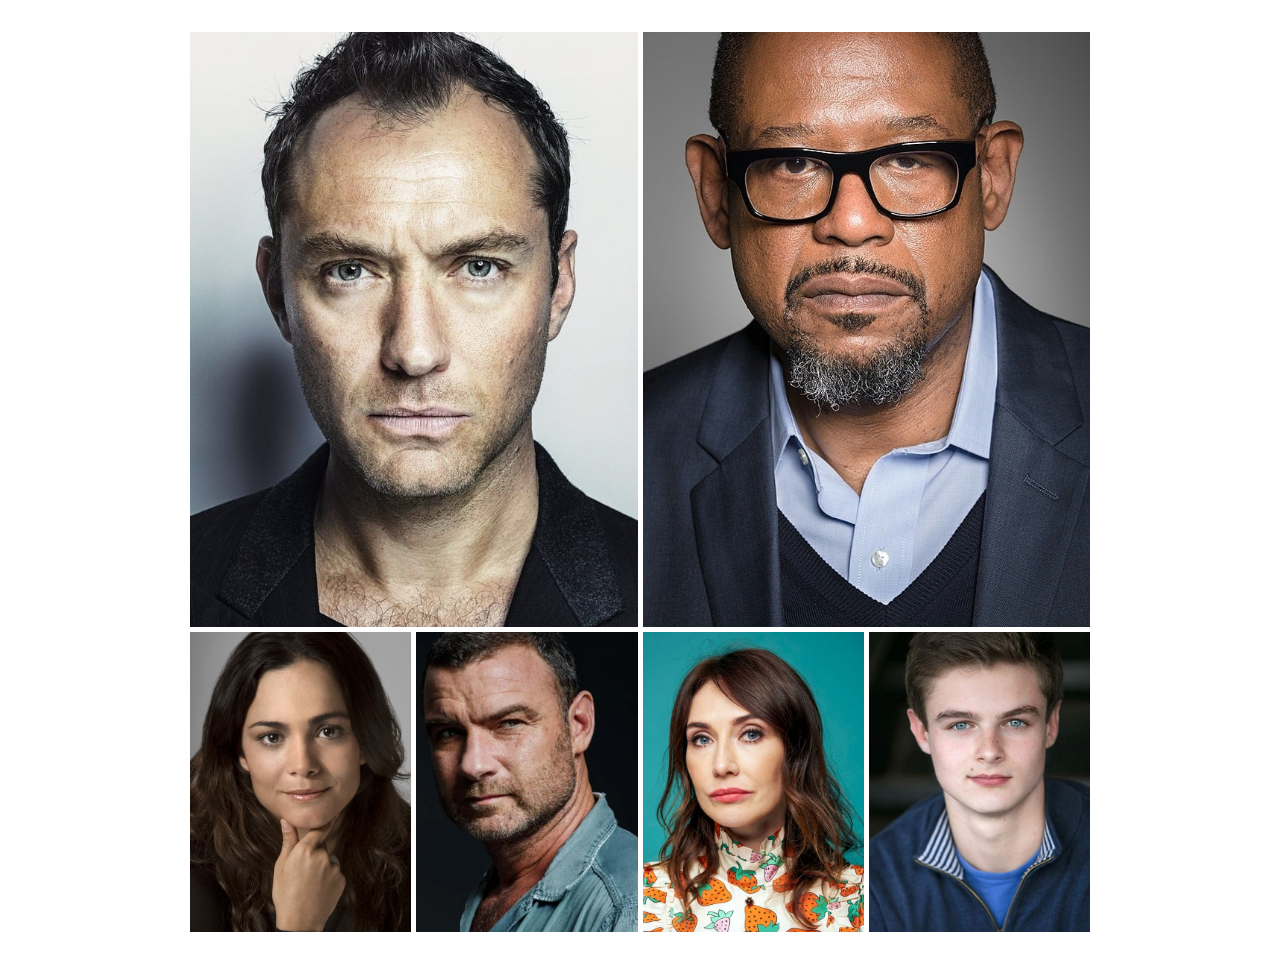
<file: actorsGallery.html>
<!DOCTYPE html>
<html lang="en">
<head>
    <meta charset="UTF-8">
    <meta http-equiv="X-UA-Compatible" content="IE=edge">
    <meta name="viewport" content="width=device-width, initial-scale=1.0">
    <link rel="stylesheet" href="css/gallery.css">
    <title>Repo Men Actors Gallery</title>
</head>
<body>

   <div class="container">

        <div class="Jude">
            <div class="img">
                <img src="pic/3.jpg" alt="">
            </div>
        </div>

        <div class="Forest">
            <div class="img">
                <img src="pic/4.jpg" alt="">
            </div>
        </div>

        <div class="Alice">
            <div class="img">
                <img src="pic/5.jpg" alt="">
            </div>
        </div>

        <div class="Liev">
            <div class="img">
                <img src="pic/6.jpg" alt="">
            </div>
        </div>

        <div class="Carice">
            <div class="img">
                <img src="pic/7.jpg" alt="">
            </div>
        </div>

        <div class="Chandler">
            <div class="img">
                <img src="pic/8.jpg" alt="">
            </div>
        </div>

   </div> 
    
</body>
</html>
</file>
<file: css/gallery.css>
* {
    margin: 0;
    padding: 0;
    box-sizing: border-box;
    /* border: 1px solid red; */
}

.container {
    width: 900px;
    height: 900px;
    margin: 2rem auto;
    display: grid;
    grid-template-columns: repeat(4, 1fr);
    grid-template-rows: 595px 300px;
    gap: 5px;
}

.container > div {
    width: 100%;
    height: 100%;
}

.img {
    width: 100%;
    height: 100%;
}

.img img {
    width: 100%;
    height: 100%;
    object-fit: cover;
}

.Jude {
    grid-column: 1/3;
    grid-row: 1/2;
}

.Forest {
    grid-column: 3/5;
    grid-row: 1/2;
}

@media (max-width: 568px) {
    body {
        background-color: #000;
    }

    .container {
        width: auto;
        grid-template-columns: repeat(1, auto);
        grid-template-rows: repeat(6, 1fr);
        grid-template-areas: 
        "Jude"
        "Forest"
        "Alice"
        "Liev"
        "Carice"
        "Chandler"
        ;
    }

    .Jude {
        grid-area: Jude;
    }

    .Forest {
        grid-area: Forest;
    }

    .Alice {
        grid-area: Alice;
    }

    .Liev {
        grid-area: Liev;
    }

    .Carice {
        grid-area: Carice;
    }

    .Chandler {
        grid-area: Chandler;
    }
}
</file>
